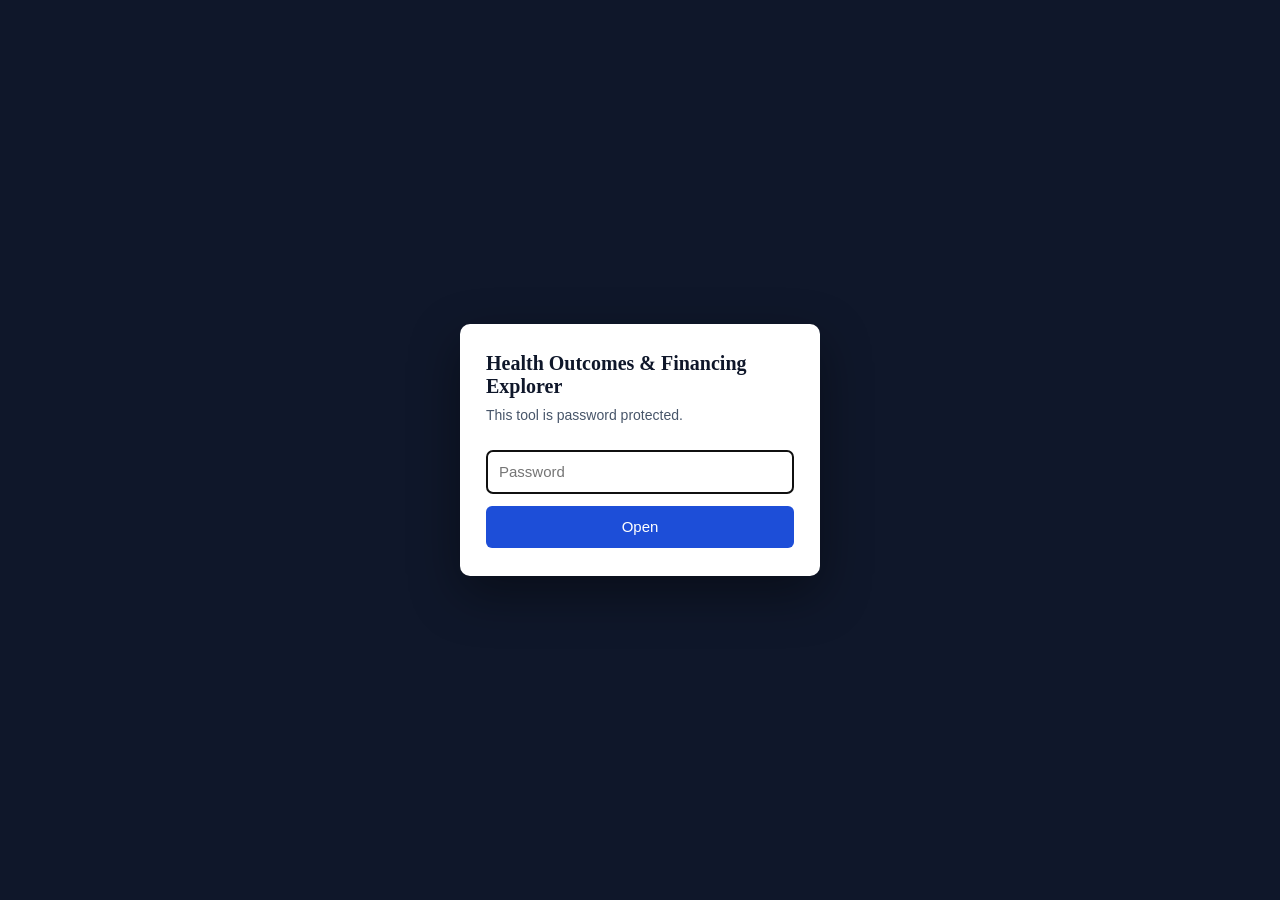
<file: site/index.html>
<!doctype html><html lang="en"><head><meta charset="utf-8"><title>Health Outcomes &amp; Financing Explorer</title>
<meta http-equiv="refresh" content="0; url=tools/health-outcomes/"></head>
<body><p><a href="tools/health-outcomes/">Open the Health Outcomes &amp; Financing Explorer</a></p></body></html>
</file>
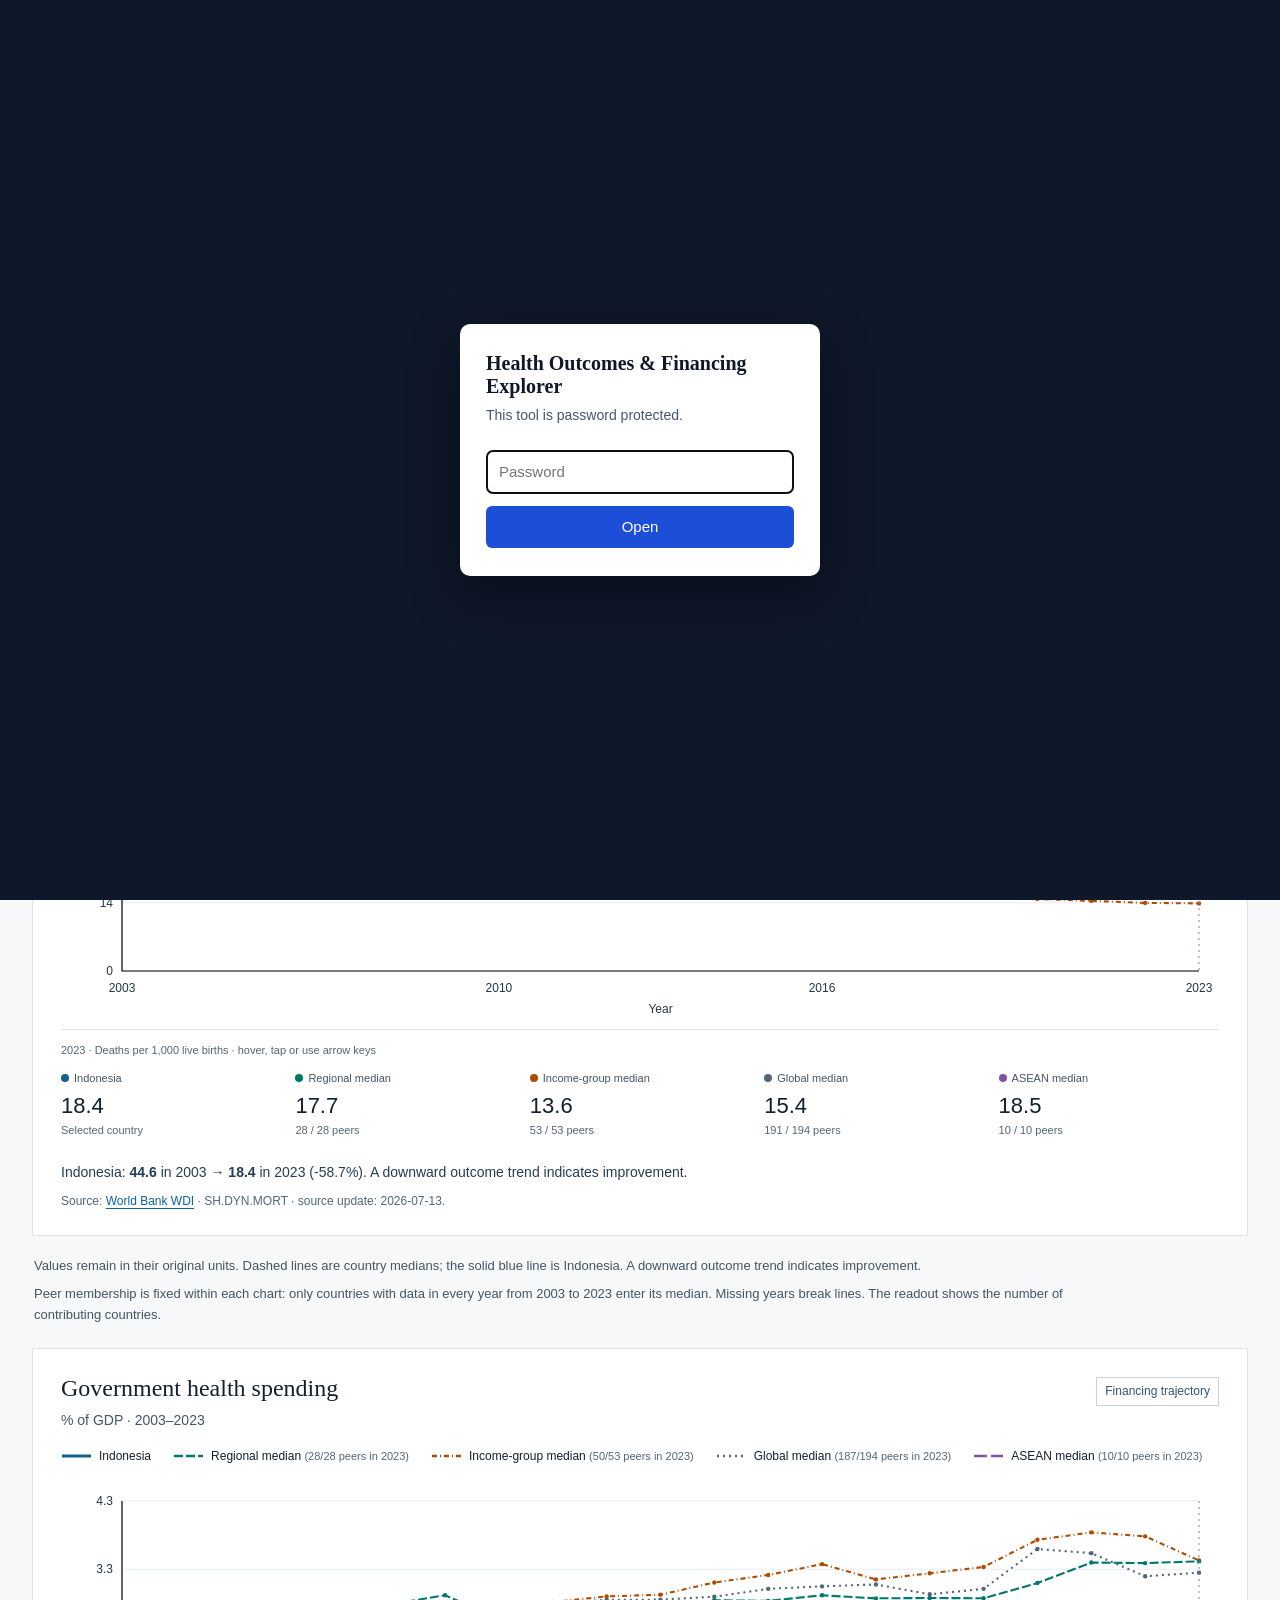
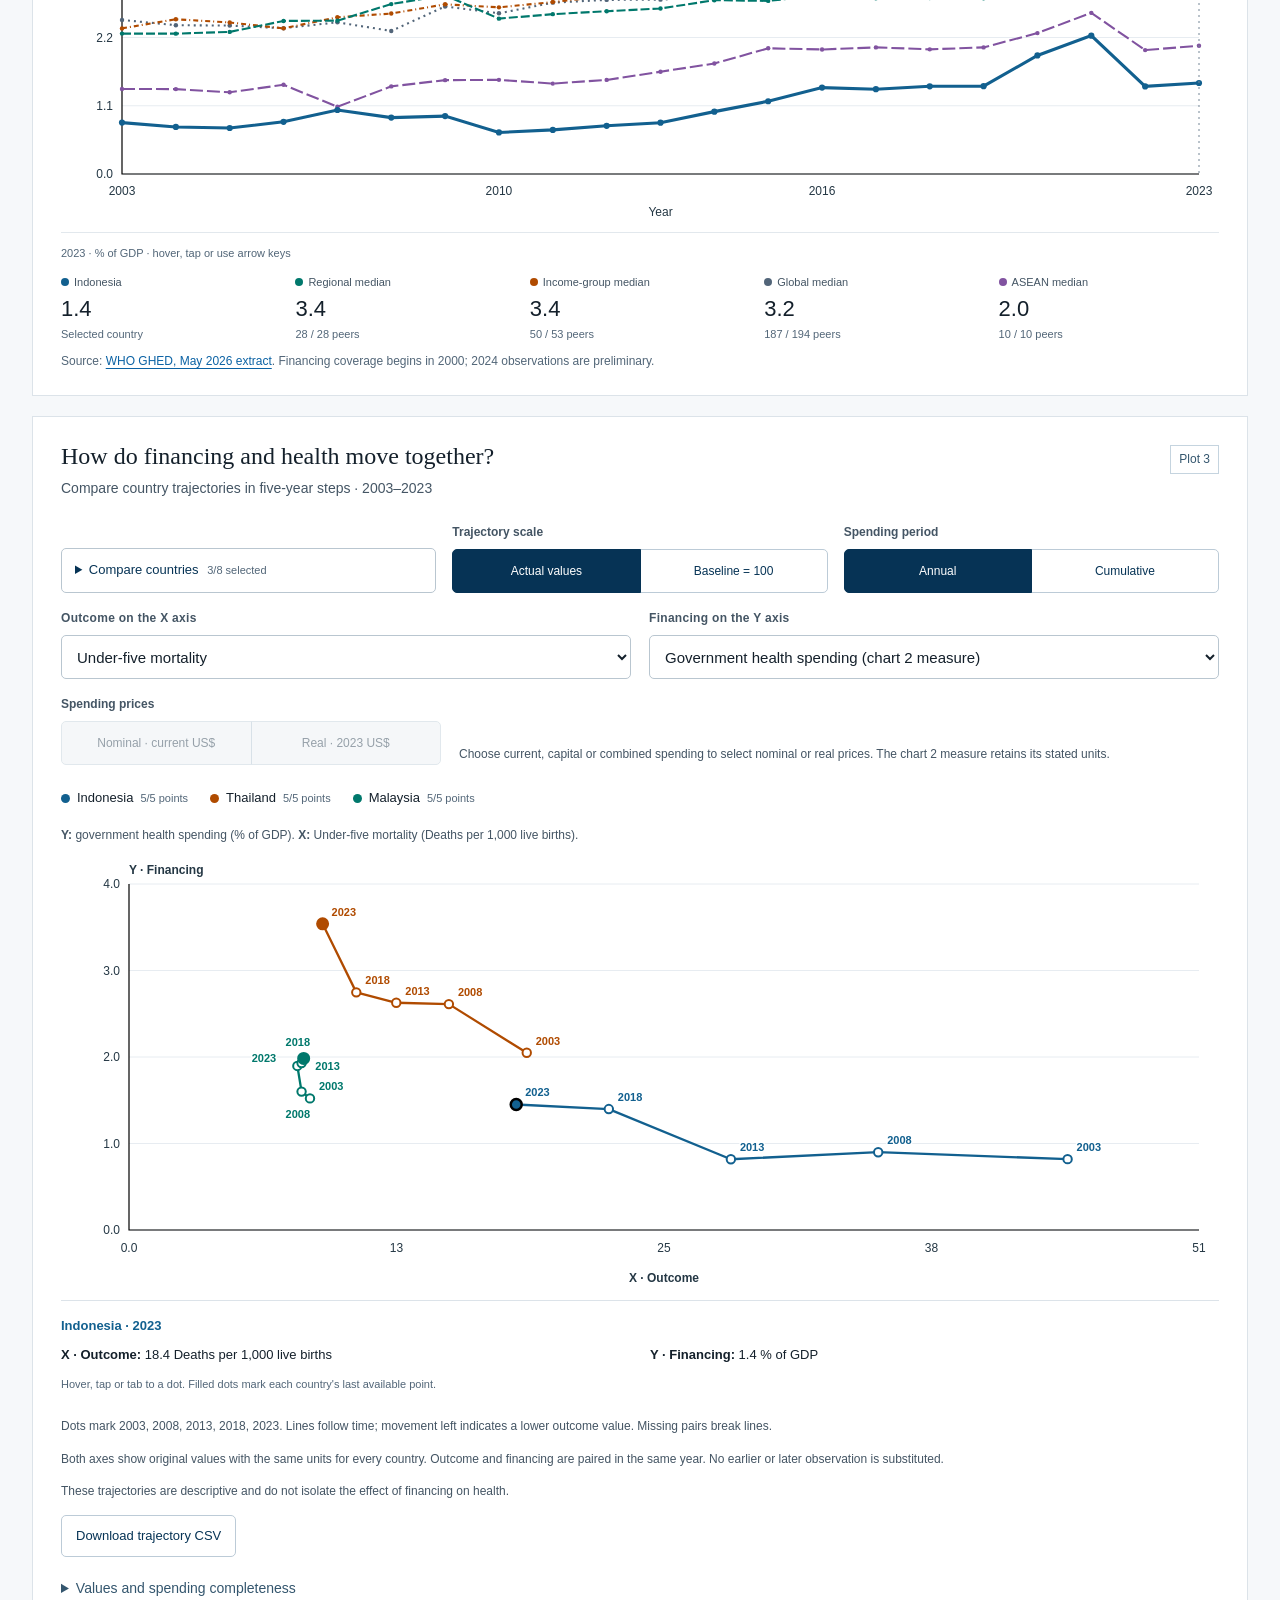
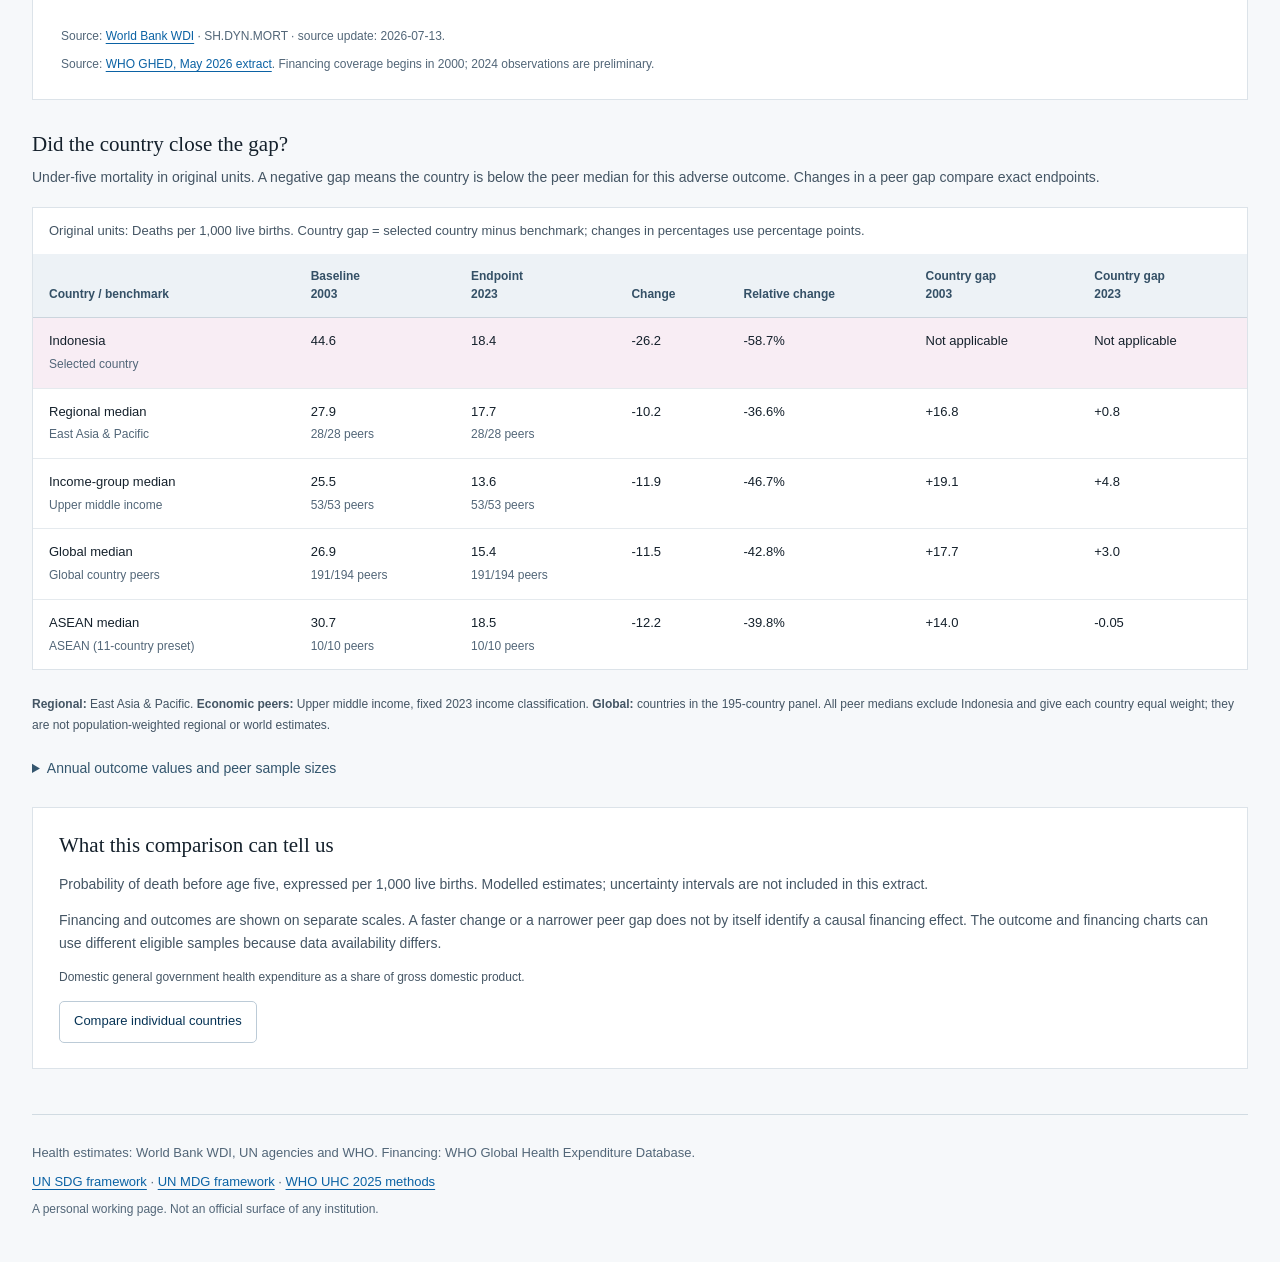
<file: site/tools/health-outcomes/index.html>
<!doctype html>
<html lang="en">
<head>
<meta charset="utf-8"><meta name="viewport" content="width=device-width, initial-scale=1">
<meta name="robots" content="noindex, nofollow">
<title>Health Outcomes & Financing Explorer</title>
<meta name="description" content="Track health outcomes, service coverage and MDG/SDG indicators, and compare them with health financing across countries and years.">
<link rel="stylesheet" href="../health-financing/assets/tokens.css?v=20260809k">
<link rel="stylesheet" href="app.css?v=20261003d">
<link rel="stylesheet" href="trend.css?v=20261003d">
<script src="gate.js"></script>
</head>
<body>
<a class="skip" href="#main">Skip to the analysis</a>
<header class="masthead"><div class="wrap">
 <span class="home">Wellbeing for Billions</span>
 <h1>Health Outcomes &amp; Financing Explorer</h1>
 <p>Are stronger health systems delivering healthier lives? Track outcomes and service coverage, assess MDG and SDG progress, and compare results with health financing.</p>
 <div class="scope" id="scope">Loading country and indicator coverage.</div>
</div></header>
<nav class="tabs" aria-label="Analysis views"><div class="wrap" id="tabs"></div></nav>
<main id="main" class="wrap" tabindex="-1">
 <section class="controls" id="controls" aria-label="Choose country and indicators"></section>
 <div id="content" aria-busy="true"><p role="status">Loading official health and financing data.</p></div>
 <p id="notification" role="status" aria-live="polite"></p>
</main>
<footer class="wrap footer">
 <p>Health estimates: World Bank WDI, UN agencies and WHO. Financing: WHO Global Health Expenditure Database.</p>
 <p><a href="https://sdgs.un.org/goals/goal3">UN SDG framework</a> · <a href="https://unstats.un.org/unsd/mdg/Host.aspx?Content=Indicators/OfficialList.htm">UN MDG framework</a> · <a href="https://www.who.int/data/uhc-2025-technical-appendices-and-regional-data-tables">WHO UHC 2025 methods</a></p>
 <p class="small">A personal working page. Not an official surface of any institution.</p>
</footer>
<noscript><p>This explorer requires JavaScript. <a href="data/outcomes.csv">Download the health indicator data as CSV.</a></p></noscript>
<script type="module" src="main.js?v=20261003d"></script>
</body></html>
</file>
<file: site/tools/health-financing/assets/tokens.css>
/* Health Financing Transition Explorer
   Single source of truth for colour, type, spacing and elevation.
   Every value used anywhere in the product is declared here.

   Series colours are not decorative. Each was snapped to the nearest step that
   clears a lightness band, a chroma floor, adjacent-pair colour-vision-deficiency
   separation, a normal-vision floor, and 3:1 contrast against the chart surface.
   The financing ramp is declared in STACK ORDER, because placing other domestic
   private between out-of-pocket and external is what lifts the worst adjacent
   CVD separation from 7.0 to 14.0. Reordering the bands breaks that property. */

:root {
  /* Surfaces and ink */
  --surface:            #FFFFFF;
  --surface-sunken:     #F5F7F9;
  --surface-raised:     #FFFFFF;
  --page:               #F7F9FB;
  --chart-surface:      #FFFFFF;

  --ink:                #14202B;
  --ink-secondary:      #445564;
  --ink-muted:          #6B7C8B;
  --ink-inverse:        #FFFFFF;

  --line:               #DFE5EB;
  --line-strong:        #C3CDD7;
  --grid:               #EDF1F5;

  /* Brand anchor. Used sparingly: masthead, active states, links. */
  --brand:              #0B4A75;
  --brand-strong:       #063355;
  --brand-accent:       #0091C7;
  --link:               #0B62A4;

  /* Financing components, in stack order. Do not reorder. */
  --c-government:       #12608F;
  --c-out-of-pocket:    #DB5C0A;
  --c-other-private:    #8A5A9E;
  --c-external:         #276C3A;

  /* Income groups. High income is an indigo, not the steel blue it started as:
     at #0F6091 it was all but indistinguishable from the government band
     #12608F, and both appear on the overview. The four still clear every check. */
  --g-low:              #C0392B;
  --g-lower-middle:     #CC8014;
  --g-upper-middle:     #0E9C87;
  --g-high:             #3D4E9C;

  /* The selected entity. Deliberately outside every series ramp so a highlight
     can never be mistaken for a category. */
  --focus-entity:       #B5006E;
  --focus-entity-soft:  #FBE6F2;

  /* Context series: peers behind the focus entity. Identity is carried by the
     direct end label, never by these tones. */
  --context-1:          #7E8C99;
  --context-2:          #9AA7B2;
  --context-3:          #B4BFC8;

  /* Status */
  --status-good:        #1B7F4B;
  --status-warning:     #9A6700;
  --status-critical:    #A4262C;
  --status-good-bg:     #E4F3EA;
  --status-warning-bg:  #FBF0DA;
  --status-critical-bg: #FAE7E7;

  /* Missing data. Always paired with the literal words "Not available". */
  --nodata:             #C3CDD7;
  --nodata-hatch:       #E7ECF1;

  /* Type. System stack only: no webfont, no network dependency. */
  --sans: Arial, Helvetica, sans-serif;
  --serif: Georgia, "Times New Roman", serif;
  --mono: ui-monospace, SFMono-Regular, "SF Mono", Menlo, Consolas, monospace;

  --t-display:   2.125rem;
  --t-title:     1.5rem;
  --t-section:   1.1875rem;
  --t-chart:     1.0625rem;
  --t-body:      0.9375rem;
  --t-support:   0.875rem;
  --t-fine:      0.8125rem;
  --t-micro:     0.75rem;

  --w-regular: 400;
  --w-medium:  500;
  --w-semi:    600;
  --w-bold:    700;

  --lh-tight: 1.2;
  --lh-snug:  1.35;
  --lh-body:  1.6;

  /* Chart text is authored in absolute pixels against measured width and never
     scales with its container. 12px is the floor at every viewport. */
  --px-axis:        12px;
  --px-axis-title:  12px;
  --px-label:       12px;
  --px-chart-title: 15px;
  --px-chart-sub:   12px;
  --px-source:      11px;

  /* Spacing, 4px base */
  --s1: 4px;  --s2: 8px;  --s3: 12px; --s4: 16px;
  --s5: 20px; --s6: 24px; --s7: 32px; --s8: 40px;
  --s9: 48px; --s10: 64px;

  --radius-sm: 6px;
  --radius:    10px;
  --radius-lg: 14px;
  --radius-pill: 999px;

  --shadow-sm: 0 1px 2px rgba(20, 32, 43, 0.06);
  --shadow:    0 4px 14px rgba(20, 32, 43, 0.08);
  --shadow-lg: 0 12px 32px rgba(20, 32, 43, 0.14);

  --wrap: 1240px;
  --wrap-prose: 76ch;

  /* Minimum touch target. Hit areas are sized in measured pixels, never SVG units. */
  --hit: 44px;

  --focus-ring: 0 0 0 3px rgba(0, 145, 199, 0.45);
}

/* Charts stay on a light surface in every theme so exported PNGs are stable and
   the validated contrast ratios hold. Only the page chrome follows the theme. */
@media (prefers-color-scheme: dark) {
  :root {
    --page:           #101820;
    --surface-sunken: #16202A;
  }
}
</file>
<file: site/tools/health-outcomes/app.css>
*{box-sizing:border-box}html{color-scheme:light}body{margin:0;background:#f6f8fa;color:#14202b;font:15px/1.6 Arial,Helvetica,sans-serif}.wrap{width:min(1240px,calc(100% - 64px));margin:auto}a{color:#0b62a4;text-underline-offset:3px}h1,h2,h3{font-family:Georgia,'Times New Roman',serif;font-weight:400;line-height:1.22;margin:0 0 14px}h1{font-size:42px}h2{font-size:28px}h3{font-size:21px}p{margin:0 0 14px}.masthead{background:#063355;color:white;padding:26px 0 30px}.masthead p{font-size:18px;max-width:880px;margin-bottom:15px}.home{display:inline-block;color:white;font-size:13px;margin-bottom:20px;letter-spacing:.035em}.scope{font-size:13px;color:#d6e5f0}.skip{position:absolute;left:-9999px}.skip:focus{left:12px;top:12px;z-index:9;background:white;padding:12px}.tabs{background:white;border-bottom:1px solid #ced7df}.tabs .wrap{display:flex;gap:30px;overflow:auto}.tab{padding:17px 0 14px;border-bottom:3px solid transparent;color:#445564;text-decoration:none;white-space:nowrap;font-weight:700;font-size:14px}.tab[aria-current=page]{color:#063355;border-color:#063355}.controls{display:grid;grid-template-columns:1.3fr 1fr 1.65fr .7fr;gap:18px;padding:28px 0 26px;border-bottom:1px solid #dce3e9;margin-bottom:27px}label{display:block;font-size:12px;font-weight:bold;color:#445564;letter-spacing:.025em}select,input{font:15px Arial,sans-serif;color:#14202b;background:white;border:1px solid #b9c6d0;border-radius:5px;min-height:44px;padding:9px 30px 9px 11px;width:100%;margin-top:7px}select:focus,button:focus-visible,a:focus-visible,summary:focus-visible{outline:3px solid #0091c7;outline-offset:3px}.section-head{display:flex;align-items:start;justify-content:space-between;gap:24px;margin-bottom:20px}.section-head p{color:#445564;max-width:790px;margin-bottom:0}.eyebrow{font-size:11px;text-transform:uppercase;letter-spacing:.1em;font-weight:bold;color:#44637b;margin-bottom:8px}.actions{display:flex;gap:8px;flex-wrap:wrap;flex-shrink:0}button,.button{font:13px Arial,sans-serif;display:inline-block;cursor:pointer;padding:11px 14px;min-height:42px;border:1px solid #bccbd7;border-radius:5px;background:white;color:#063355;text-decoration:none}button:hover,.button:hover{background:#edf3f7}.stats{display:grid;grid-template-columns:repeat(4,1fr);gap:16px;margin:24px 0}.stat{background:white;border:1px solid #dce3e9;padding:20px 22px;min-width:0}.stat .label{font-size:12px;color:#445564;line-height:1.45;min-height:36px}.stat strong{display:block;font-size:29px;font-weight:400;margin:5px 0 3px;line-height:1.2;font-variant-numeric:tabular-nums}.stat span{display:block;font-size:12px;color:#445564}.split{display:grid;grid-template-columns:1fr 1fr;gap:22px;margin:22px 0}.panel{padding:25px 26px;border:1px solid #dce3e9;background:white;min-width:0;margin-bottom:22px}.split .panel{margin-bottom:0}.panel p{font-size:14px;color:#445564}.chart{width:100%;min-height:260px}.chart svg{display:block;overflow:visible;font-family:Arial,sans-serif;font-size:12px}.chart .axis{stroke:#000;stroke-width:1.2;fill:none}.chart .grid{stroke:#e7ecf1;stroke-width:1}.chart .series{stroke:#12608f;stroke-width:2.5;fill:none}.chart .dot{fill:#12608f}.chart .focus{fill:#b5006e;stroke:white;stroke-width:1.5}.chart circle[data-iso]{cursor:pointer}.chart circle[data-iso]:focus{stroke:#000;stroke-width:3;outline:none}.chart text{fill:#243744}.chart .target{stroke:#647a64;stroke-width:1.5;stroke-dasharray:5 4}.chart .target-text{fill:#3a5e42}.legend{display:flex;gap:18px;flex-wrap:wrap;font-size:12px;margin:0 0 14px;color:#445564}.dot-key{display:inline-block;width:9px;height:9px;border-radius:50%;margin-right:6px;background:#12608f}.dot-key.focus{background:#b5006e}.small,.source{font-size:12px!important;line-height:1.55}.source{margin-top:13px!important;color:#526678!important}.note{padding:18px 22px;background:#eaf0f5;border:1px solid #cbd8e2;margin:20px 0;font-size:14px}.note p:last-child{margin-bottom:0}.inline-controls{display:flex;gap:18px;flex-wrap:wrap;align-items:end;margin-bottom:22px}.inline-controls label{flex:1;min-width:145px;max-width:360px}.inline-controls select{font-size:14px}.table-wrap{overflow:auto;border:1px solid #dce3e9;background:white;margin:18px 0 24px}table{border-collapse:collapse;width:100%;font-size:13px;line-height:1.45}th{background:#edf2f6;text-align:left;font-size:12px;color:#345066;padding:14px 16px;vertical-align:bottom;border-bottom:1px solid #cbd5dd}td{padding:14px 16px;vertical-align:top;border-bottom:1px solid #e5eaee}tbody tr:last-child td{border-bottom:0}tr.selected td{background:#f8edf4}td.num{white-space:nowrap;font-variant-numeric:tabular-nums}td .small{display:block;color:#526678;margin-top:4px}.status{display:inline-block;font-size:11px;padding:4px 8px;background:#edf2f6;color:#334f62;border:1px solid #d3dce4;white-space:normal}.status.met{color:#21623d;background:#edf7f0;border-color:#b7d7c3}.status.gap{color:#775609;background:#faf4e6;border-color:#ddcfab}.plain-link{border:0;padding:0;min-height:0;background:none!important;color:#0b62a4;text-align:left;text-decoration:underline;font-size:13px}.subtle{color:#526678}.chart-empty{padding:55px 15px;color:#526678;text-align:center}.footer{margin-top:45px;padding:28px 0 35px;border-top:1px solid #d1dbe2;font-size:13px;color:#526678}.footer p{margin-bottom:8px}.method-grid{display:grid;grid-template-columns:1fr 1fr;gap:20px}.method-grid p{font-size:14px}.indicator-detail summary{cursor:pointer;color:#0b62a4;padding:10px 0}.indicator-detail p{margin:8px 0}.progress-legend{font-size:13px;color:#445564;max-width:920px}.empty{padding:28px;background:white;border:1px solid #dce3e9}.badge{font-size:12px;padding:4px 8px;border:1px solid #c5d4df;display:inline-block;color:#34566e}.error{color:#842d2d}#notification{font-size:13px;color:#34566e}caption{text-align:left;padding:14px 16px;font-size:13px;color:#445564} .tiny-table td{padding:10px 14px}
@media(min-width:1450px){.masthead{padding-top:32px;padding-bottom:34px}}
@media(max-width:900px){.wrap{width:calc(100% - 40px)}.controls{grid-template-columns:1fr 1fr}.section-head{display:block}.actions{margin-top:16px}.stats{grid-template-columns:1fr 1fr}.split,.method-grid{grid-template-columns:1fr}.masthead h1{font-size:35px}.panel{padding:21px}.tabs .wrap{gap:24px}}
@media(max-width:520px){.wrap{width:calc(100% - 30px)}.masthead{padding:22px 0 27px}.masthead h1{font-size:30px}.masthead p{font-size:16px}.home{margin-bottom:15px}.scope{font-size:12px}.controls{gap:14px;padding:22px 0}.controls label:nth-child(3){grid-column:1/-1;grid-row:2}.controls label:nth-child(4){grid-column:2;grid-row:1}.controls label:nth-child(2){grid-column:1/-1;grid-row:3}select{font-size:14px}.tabs .wrap{gap:22px}.tab{font-size:12px;padding:14px 0 12px}.stats{gap:10px}.stat{padding:15px}.stat strong{font-size:25px}.panel{padding:18px 14px}.note{padding:16px}.inline-controls{gap:12px}.inline-controls label{min-width:125px}h2{font-size:25px}h3{font-size:20px}td,th{padding:12px}.indicator-detail{font-size:13px}}
@media print{body{background:white;font-size:11px}.wrap{width:100%}.masthead{background:white;color:#000;padding:0 0 20px}.masthead .home,.tabs,.controls,.inline-controls,.actions,.footer,.skip,#notification{display:none}.masthead h1{font-size:27px}.masthead p,.scope{color:#222;font-size:12px}.panel,.stat,.note{break-inside:avoid}.split{display:block}.split .panel{margin-bottom:15px}.stats{gap:8px}.stat{padding:10px}.stat strong{font-size:22px}.table-wrap{overflow:visible}table{font-size:10px}td,th{padding:7px}a{color:#000}.chart{max-width:680px}h2{font-size:23px}h3{font-size:18px}@page{size:A4;margin:14mm}
</file>
<file: site/tools/health-outcomes/trend.css>
.trend-intro{display:flex;align-items:center;justify-content:space-between;gap:20px;margin-bottom:19px}
.trend-intro p{margin:0;font-size:13px;color:#445564}
body[data-view=trends] .masthead{padding:20px 0 22px}
body[data-view=trends] .masthead .home{margin-bottom:11px}
body[data-view=trends] .masthead h1{font-size:34px;margin-bottom:10px}
body[data-view=trends] .masthead p{display:none}
body[data-view=trends] .controls{padding:20px 0;margin-bottom:20px}
.trend-controls{display:grid;grid-template-columns:.55fr 1.25fr 1.1fr 1.5fr;gap:16px;margin-bottom:18px}
.trend-controls label{min-width:0;max-width:none}
.benchmark-toolbar{display:flex;gap:8px;flex-wrap:wrap;align-items:center;margin:0 0 20px}
.benchmark-toolbar>.small{margin-right:7px;color:#445564}
.benchmark-toggle{display:flex;align-items:center;gap:7px;padding:8px 11px;min-height:38px;font-size:12px;border-color:#cbd5de}
.benchmark-toggle[aria-pressed=true]{background:#edf3f7;border-color:#a8bdcd}
.benchmark-toggle[aria-pressed=false]{opacity:.65;background:#fff}
.benchmark-toggle[aria-pressed=false] svg{opacity:.35}
.trend-heading{display:flex;justify-content:space-between;align-items:start;gap:16px}
.trend-heading h3,.trend-heading h2{margin-bottom:6px;font-size:24px}
.trend-heading .badge{flex-shrink:0;margin-top:3px}
.trend-panel{padding:25px 28px;margin-bottom:20px}
.trend-panel .chart{min-height:315px}
.trend-panel .chart>svg:focus-visible{outline:3px solid #0091c7;outline-offset:3px}
.trend-legend{display:flex;flex-wrap:wrap;gap:9px 22px;margin:2px 0 9px;font-size:12px;line-height:1.45}
.trend-legend>span{display:flex;gap:7px;align-items:center}
.trend-legend svg{flex-shrink:0}
.trend-legend small{color:#526678;font-size:11px}
.trend-inspector{border-top:1px solid #e2e8ed;margin-top:13px;padding-top:12px}
.trend-inspector .inspect-year{font-size:11px;color:#526678;margin-bottom:12px}
.inspect-values{display:grid;grid-template-columns:repeat(5,minmax(0,1fr));gap:14px}
.inspect-item{min-width:0}
.inspect-label{font-size:11px;color:#445564;display:block;line-height:1.4}
.inspect-label i{display:inline-block;width:8px;height:8px;border-radius:50%;margin-right:5px}
.inspect-item strong{display:block;font-size:22px;font-weight:400;font-variant-numeric:tabular-nums;line-height:1.3;margin:5px 0 2px}
.inspect-item .small{font-size:11px!important;color:#526678;display:block}
.trend-panel .trend-takeaway{font-size:14px;margin:21px 0 3px;color:#243e53}
.trend-panel .source{margin-top:9px!important;margin-bottom:0}
.trend-method{margin:0 0 22px;padding:0 2px;max-width:1100px}
.trend-method p{font-size:13px;color:#445564;line-height:1.6;margin-bottom:7px}
.trend-missing{background:#f4f6f8;border:1px solid #d9e2e9;padding:11px 14px;margin-top:15px!important;font-size:12px!important}
.benchmark-definitions{font-size:12px;line-height:1.7;color:#445564;margin:22px 0}
.benchmark-summary{margin:32px 0 20px}
.benchmark-summary h3{margin-bottom:9px}
.benchmark-summary>p{font-size:14px;color:#445564}
.annual-detail{margin:20px 0 28px}
.annual-detail summary{font-size:14px;color:#34566e;cursor:pointer}
.control-label{display:block;font-size:12px;font-weight:bold;color:#445564;margin-bottom:7px}
.segmented{display:flex;gap:0;align-items:stretch;min-height:44px}
.segmented button{border-radius:0;flex:1;font-size:12px;padding:9px 10px;white-space:normal;min-width:0}
.segmented button+button{margin-left:-1px}
.segmented button:first-child{border-radius:5px 0 0 5px}
.segmented button:last-child{border-radius:0 5px 5px 0}
.segmented button[aria-pressed=true]{background:#063355;color:#fff;border-color:#063355;position:relative}
.trajectory-controls{display:grid;grid-template-columns:1fr 1fr 1fr;align-items:end;gap:16px;margin:9px 0 23px}
.trajectory-metric{grid-column:1/-1;max-width:650px}
.trajectory-axis-controls{grid-column:1/-1;display:grid;grid-template-columns:1fr 1fr;gap:18px}
.trajectory-axis-controls label{min-width:0}
.trajectory-price-controls{grid-column:1/-1;display:grid;grid-template-columns:minmax(280px,1fr) 2fr;gap:18px;align-items:end}
.trajectory-price-help{margin:0!important;padding-bottom:2px;line-height:1.5!important}
.segmented button:disabled{cursor:default;color:#6a7986;background:#f2f5f7;border-color:#d5dfe6;opacity:.7}
.segmented button:disabled[aria-pressed=true]{color:#fff;background:#063355;opacity:1}
.country-picker{position:relative;align-self:end;min-width:0}
.country-picker summary{cursor:pointer;border:1px solid #b9c6d0;border-radius:5px;background:#fff;padding:11px 13px;font-size:13px;color:#063355;min-height:44px}
.country-picker summary span{font-size:11px;color:#526678;margin-left:5px}
.country-menu{position:absolute;top:calc(100% + 7px);left:0;width:330px;max-width:calc(100vw - 68px);z-index:5;background:white;box-shadow:0 5px 22px #06335526;border:1px solid #b9c6d0;padding:16px;border-radius:5px}
.country-menu input[type=search]{padding-right:9px}
.country-options{max-height:240px;overflow:auto;margin:12px -6px;padding:0 6px}
.country-choice{display:flex;gap:9px;align-items:center;min-height:37px;font-size:13px;font-weight:normal;letter-spacing:0;cursor:pointer}
.country-choice[hidden]{display:none}
.country-choice input{width:17px;min-height:17px;height:17px;margin:0;padding:0;flex-shrink:0;accent-color:#12608f}
.country-choice:has(input:disabled){color:#657784}
.country-menu .small{margin:8px 0}
.trajectory-legend{display:flex;gap:12px 22px;flex-wrap:wrap;font-size:13px;margin:0 0 17px}
.trajectory-legend>span{display:flex;gap:7px;align-items:center}
.trajectory-legend i{width:9px;height:9px;border-radius:50%;display:inline-block;flex-shrink:0}
.trajectory-legend small{color:#526678;font-size:11px}
.trajectory-axis-note{font-size:12px!important;line-height:1.65;margin-bottom:14px}
.trajectory-year{font-size:11px;font-weight:bold;paint-order:stroke;stroke:white;stroke-width:3px;stroke-linejoin:round;pointer-events:none}
.trajectory-baseline{stroke:#8b9aa8;stroke-dasharray:4 5;stroke-width:1;fill:none}
.axis-title{font-size:12px;font-weight:bold}
.chart circle[data-trajectory-point]{cursor:pointer}
.chart circle[data-trajectory-point]:focus-visible,.chart circle.active-point{stroke:#000;stroke-width:2.5;outline:none}
.trajectory-inspector{display:grid;grid-template-columns:1fr 1fr;gap:8px 20px;border-top:1px solid #dce3e9;margin-top:10px;padding-top:15px;font-size:13px}
.trajectory-inspector strong,.trajectory-inspector small{grid-column:1/-1}
.trajectory-inspector small{color:#526678;font-size:11px;margin:2px 0 10px}
.trajectory-reading{margin-top:14px}
@media(max-width:600px){.trajectory-controls{grid-template-columns:1fr;gap:17px}.trajectory-metric{max-width:100%}.trajectory-inspector{grid-template-columns:1fr}.trajectory-legend{gap:9px 15px;font-size:12px}.trajectory-controls select{font-size:13px}.country-menu{width:100%;max-width:none}.segmented button{min-height:44px;padding:8px 6px;font-size:11px}.trend-controls{grid-template-columns:1fr}.trend-controls .segmented button{font-size:12px}}
@media print{.trajectory-controls{display:none}.trajectory-panel{break-inside:auto}.trajectory-inspector small{display:none}.trajectory-panel .chart{break-inside:avoid}}
@media(max-width:700px){.trajectory-axis-controls,.trajectory-price-controls{grid-template-columns:1fr;gap:15px}.trajectory-price-help{font-size:11px!important}}
@media(max-width:1000px){.trend-controls{grid-template-columns:1fr 1fr}.trend-legend{gap:9px 16px}.inspect-values{gap:10px}.inspect-item strong{font-size:21px}}
@media(max-width:900px){.trend-intro{display:block}.trend-intro .actions{margin-top:10px}body[data-view=trends] .masthead h1{font-size:30px}}
@media(max-width:600px){.trend-controls{gap:14px}.trend-controls select{padding-left:9px;font-size:13px}.benchmark-toolbar>.small{width:100%;margin:0}.benchmark-toggle{font-size:11px;min-height:40px;flex:1 0 43%;justify-content:start;padding:8px}.trend-panel{padding:20px 14px}.trend-heading{display:block}.trend-heading h3{font-size:22px}.trend-heading .badge{margin-bottom:15px}.trend-legend{gap:8px 13px}.trend-legend>span{font-size:11px;width:100%}.trend-legend small{font-size:10px}.inspect-values{grid-template-columns:1fr 1fr;gap:16px}.inspect-item:first-child{grid-column:1/-1}.inspect-item strong{font-size:22px}.trend-inspector .inspect-year{font-size:11px}.trend-method{padding:0}.trend-missing{padding:10px}.benchmark-summary .table-wrap{margin-left:0;margin-right:0}}
@media print{.trend-controls,.benchmark-toolbar{display:none}.trend-panel{padding:14px;margin-bottom:16px;break-inside:avoid}.trend-legend{font-size:10px;gap:6px 12px}.trend-legend small{font-size:9px}.trend-inspector .inspect-year{font-size:9px}.inspect-item strong{font-size:18px}.inspect-label,.inspect-item .small{font-size:9px!important}.trend-heading h3{font-size:21px}.trend-method p{font-size:11px}.benchmark-summary{break-before:page}.trend-panel .chart{max-width:none}}
</file>
